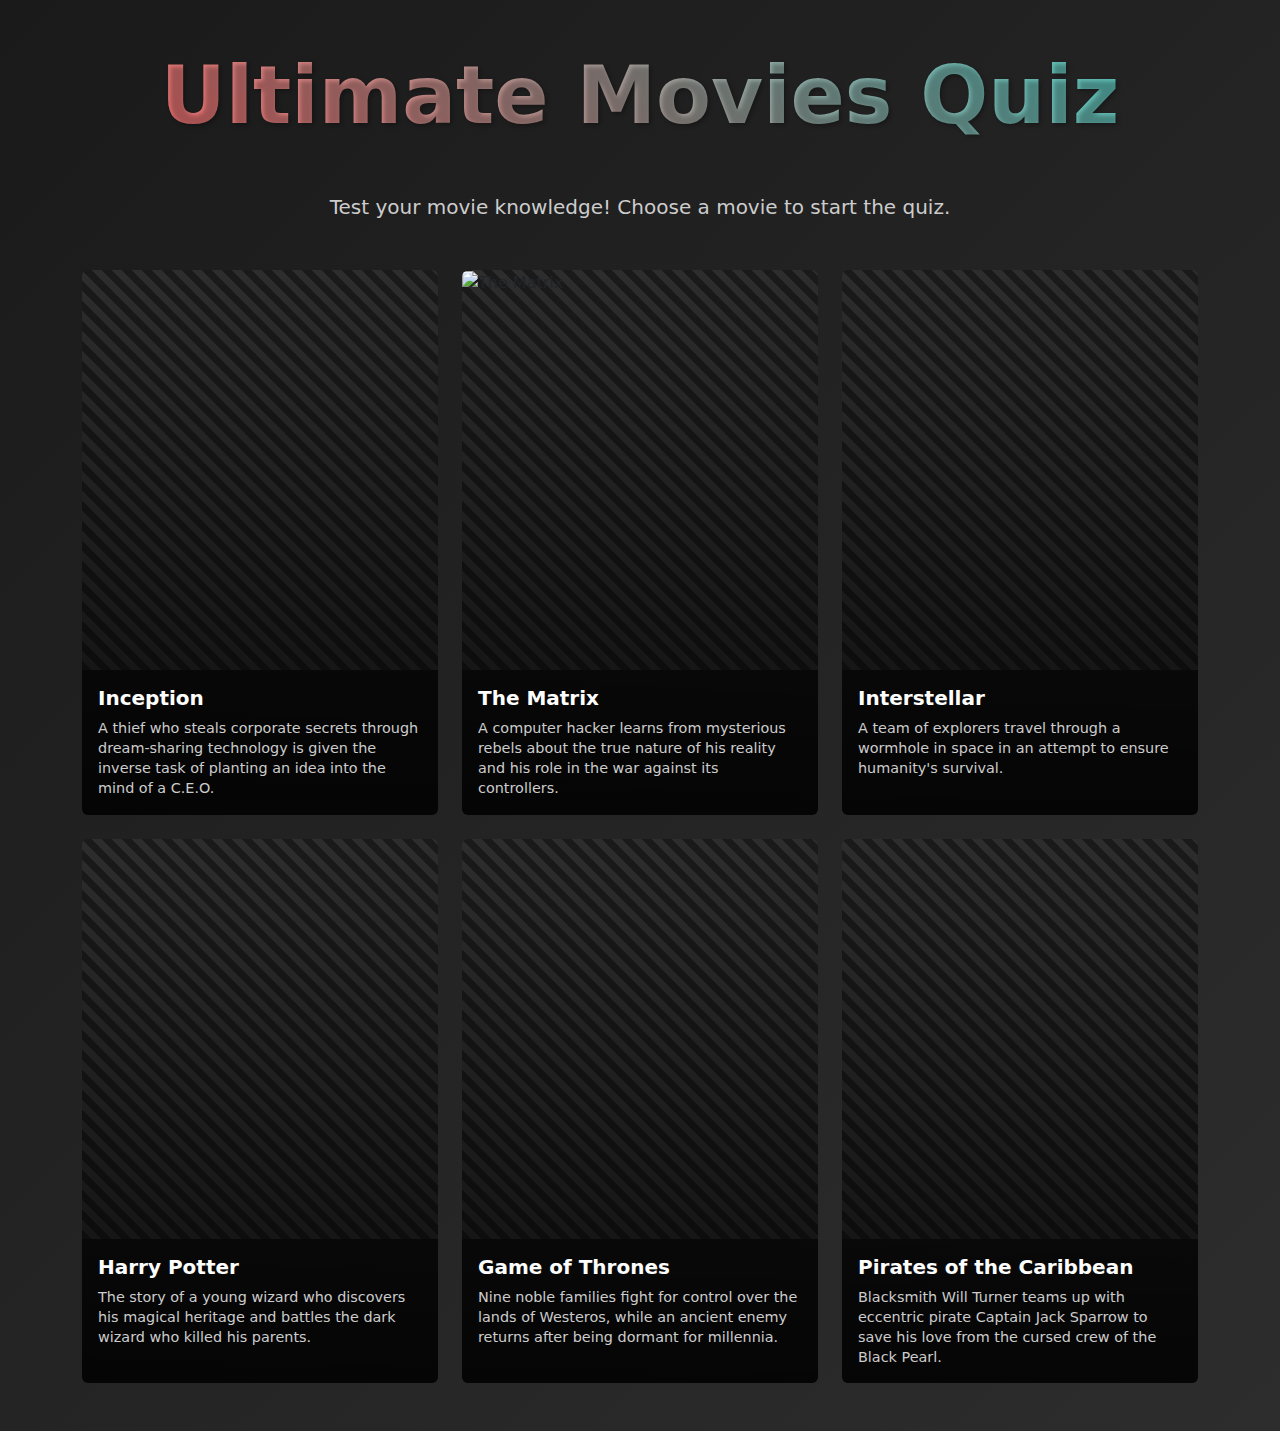
<file: index.html>
<!DOCTYPE html>
<html lang="en">
<head>
    <meta charset="UTF-8">
    <meta name="viewport" content="width=device-width, initial-scale=1.0">
    <title>Ultimate Movies Quiz</title>
    <!-- Bootstrap CSS -->
    <link href="https://cdn.jsdelivr.net/npm/bootstrap@5.3.0/dist/css/bootstrap.min.css" rel="stylesheet">
    <!-- Custom CSS -->
    <link rel="stylesheet" href="styles.css">
</head>
<body class="bg-dark text-light">
    <div class="container py-5">
        <h1 class="text-center mb-5 display-1 fw-bold">Ultimate Movies Quiz</h1>
        <p class="text-center mb-5 lead">Test your movie knowledge! Choose a movie to start the quiz.</p>
        
        <div class="row row-cols-1 row-cols-md-2 row-cols-lg-3 g-4">
            <!-- Movie Card 1 -->
            <div class="col">
                <div class="card h-100 movie-card" data-movie="inception">
                    <div class="image-container">
                        <img src="https://m.media-amazon.com/images/M/MV5BMjAxMzY3NjcxNF5BMl5BanBnXkFtZTcwNTI5OTM0Mw@@._V1_.jpg" 
                             class="card-img-top" 
                             alt="Inception"
                             loading="lazy"
                             onerror="this.src='https://via.placeholder.com/500x750?text=Inception'">
                    </div>
                    <div class="card-body">
                        <h5 class="card-title">Inception</h5>
                        <p class="card-text">A thief who steals corporate secrets through dream-sharing technology is given the inverse task of planting an idea into the mind of a C.E.O.</p>
                    </div>
                </div>
            </div>
            
            <!-- Movie Card 2 -->
            <div class="col">
                <div class="card h-100 movie-card" data-movie="matrix">
                    <div class="image-container">
                        <img src="https://m.media-amazon.com/images/M/MV5BNzQzOTk3OTAtNDQ0Zi00ZTVkLWI0MTEtMDllZjNkYzNjNTc4L2ltYWdlXkEyXkFqcGdeQXVyNjU0OTQ0OTY@._V1_.jpg" 
                             class="card-img-top" 
                             alt="The Matrix"
                             loading="lazy"
                             onerror="this.src='https://via.placeholder.com/500x750?text=The+Matrix'">
                    </div>
                    <div class="card-body">
                        <h5 class="card-title">The Matrix</h5>
                        <p class="card-text">A computer hacker learns from mysterious rebels about the true nature of his reality and his role in the war against its controllers.</p>
                    </div>
                </div>
            </div>
            
            <!-- Movie Card 3 -->
            <div class="col">
                <div class="card h-100 movie-card" data-movie="interstellar">
                    <div class="image-container">
                        <img src="https://m.media-amazon.com/images/M/MV5BZjdkOTU3MDktN2IxOS00OGEyLWFmMjktY2FiMmZkNWIyODZiXkEyXkFqcGdeQXVyMTMxODk2OTU@._V1_.jpg" 
                             class="card-img-top" 
                             alt="Interstellar"
                             loading="lazy"
                             onerror="this.src='https://via.placeholder.com/500x750?text=Interstellar'">
                    </div>
                    <div class="card-body">
                        <h5 class="card-title">Interstellar</h5>
                        <p class="card-text">A team of explorers travel through a wormhole in space in an attempt to ensure humanity's survival.</p>
                    </div>
                </div>
            </div>

            <!-- Movie Card 4 - Harry Potter -->
            <div class="col">
                <div class="card h-100 movie-card" data-movie="harrypotter">
                    <div class="image-container">
                        <img src="https://m.media-amazon.com/images/M/MV5BNmQ0ODBhMjUtNDRhOC00MGQzLTk5MTAtZDliODg5NmU5MjZhXkEyXkFqcGdeQXVyNDUyOTg3Njg@._V1_.jpg" 
                             class="card-img-top" 
                             alt="Harry Potter"
                             loading="lazy"
                             onerror="this.src='https://via.placeholder.com/500x750?text=Harry+Potter'">
                    </div>
                    <div class="card-body">
                        <h5 class="card-title">Harry Potter</h5>
                        <p class="card-text">The story of a young wizard who discovers his magical heritage and battles the dark wizard who killed his parents.</p>
                    </div>
                </div>
            </div>

            <!-- Movie Card 5 - Game of Thrones -->
            <div class="col">
                <div class="card h-100 movie-card" data-movie="gameofthrones">
                    <div class="image-container">
                        <img src="https://m.media-amazon.com/images/M/MV5BYTRiNDQwYzAtMzVlZS00NTI5LWJjYjUtMzkwNTUzMWMxZTllXkEyXkFqcGdeQXVyNDIzMzcwNjc@._V1_.jpg" 
                             class="card-img-top" 
                             alt="Game of Thrones"
                             loading="lazy"
                             onerror="this.src='https://via.placeholder.com/500x750?text=Game+of+Thrones'">
                    </div>
                    <div class="card-body">
                        <h5 class="card-title">Game of Thrones</h5>
                        <p class="card-text">Nine noble families fight for control over the lands of Westeros, while an ancient enemy returns after being dormant for millennia.</p>
                    </div>
                </div>
            </div>

            <!-- Movie Card 6 - Pirates of the Caribbean -->
            <div class="col">
                <div class="card h-100 movie-card" data-movie="pirates">
                    <div class="image-container">
                        <img src="https://m.media-amazon.com/images/M/MV5BNGYyZGM5MGMtYTY2Ni00M2Y1LWIzNjQtYWUzM2VlNGVhMDNhXkEyXkFqcGdeQXVyMTMxODk2OTU@._V1_.jpg" 
                             class="card-img-top" 
                             alt="Pirates of the Caribbean"
                             loading="lazy"
                             onerror="this.src='https://via.placeholder.com/500x750?text=Pirates+of+the+Caribbean'">
                    </div>
                    <div class="card-body">
                        <h5 class="card-title">Pirates of the Caribbean</h5>
                        <p class="card-text">Blacksmith Will Turner teams up with eccentric pirate Captain Jack Sparrow to save his love from the cursed crew of the Black Pearl.</p>
                    </div>
                </div>
            </div>
        </div>
    </div>

    <!-- Bootstrap JS and Popper.js -->
    <script src="https://cdn.jsdelivr.net/npm/bootstrap@5.3.0/dist/js/bootstrap.bundle.min.js"></script>
    <!-- Custom JS -->
    <script src="script.js"></script>
</body>
</html>
</file>
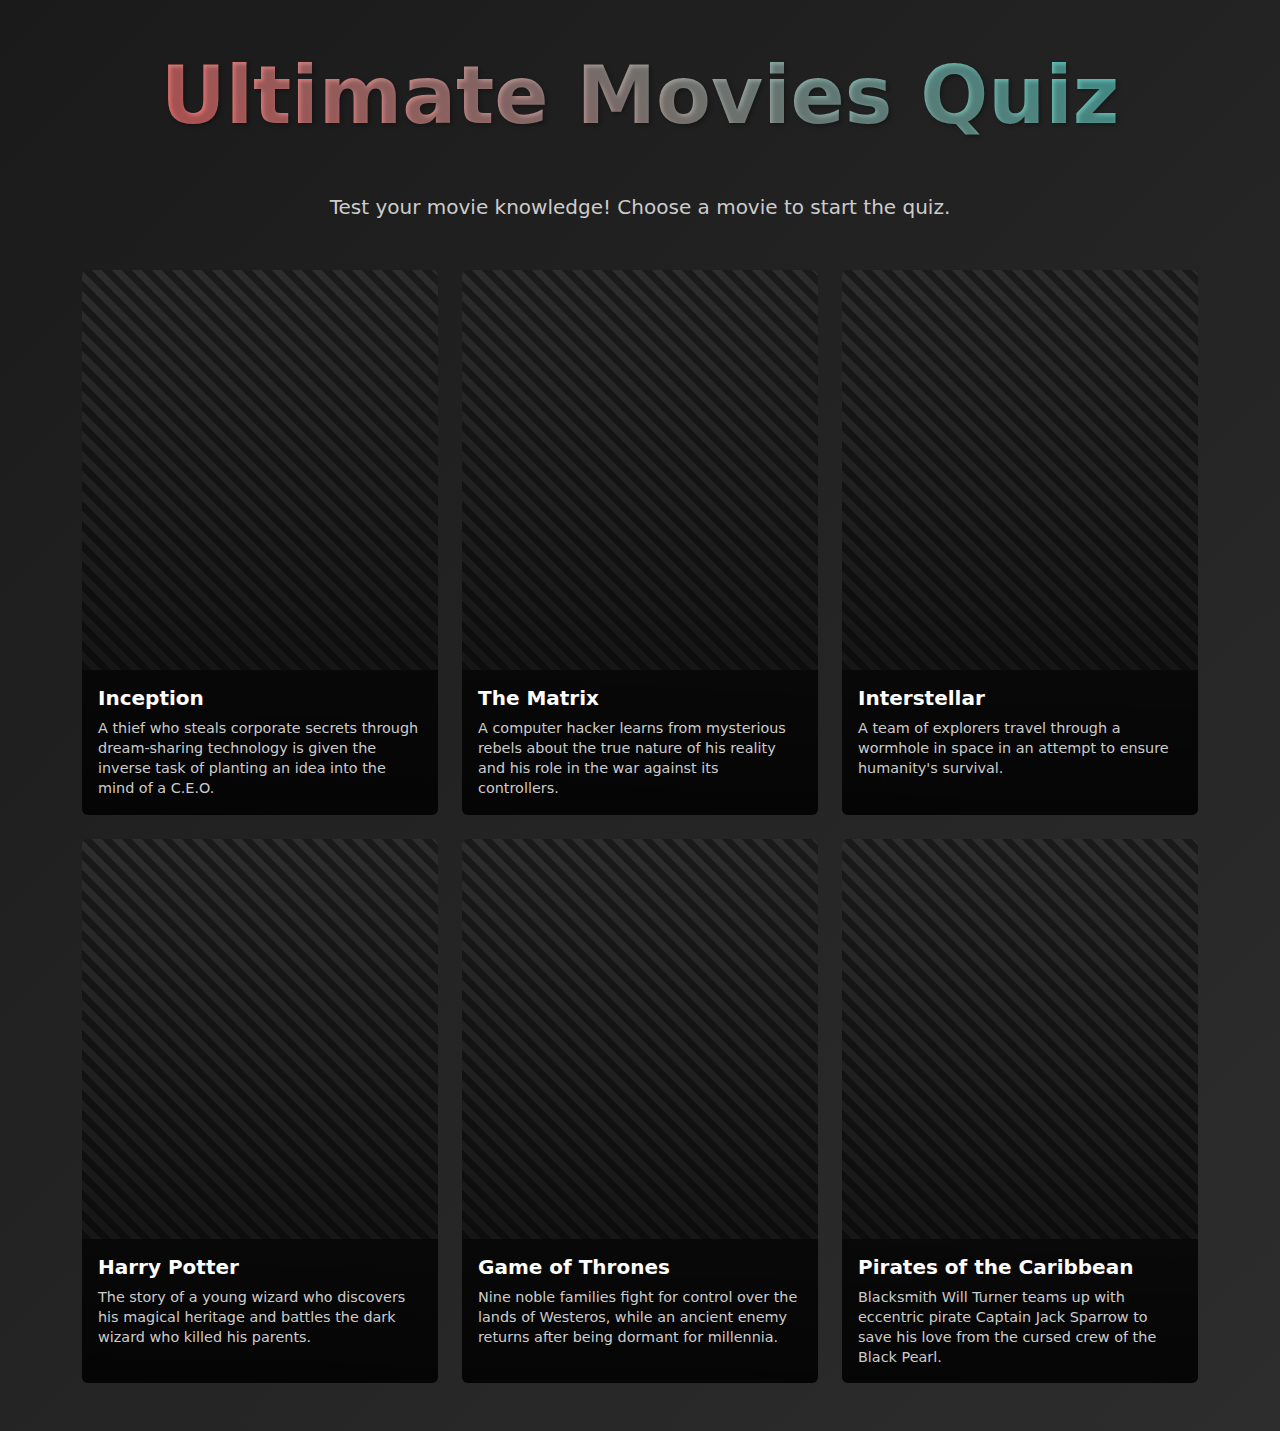
<file: quiz.html>
<!DOCTYPE html>
<html lang="en">
<head>
    <meta charset="UTF-8">
    <meta name="viewport" content="width=device-width, initial-scale=1.0">
    <title>Movie Quiz</title>
    <!-- Bootstrap CSS -->
    <link href="https://cdn.jsdelivr.net/npm/bootstrap@5.3.0/dist/css/bootstrap.min.css" rel="stylesheet">
    <!-- Font Awesome for icons -->
    <link rel="stylesheet" href="https://cdnjs.cloudflare.com/ajax/libs/font-awesome/6.0.0/css/all.min.css">
    <!-- Custom CSS -->
    <link rel="stylesheet" href="styles.css">
    <link rel="stylesheet" href="quiz.css">
</head>
<body class="bg-dark text-light">
    <!-- Back Button -->
    <div class="back-button">
        <a href="index.html" class="btn btn-outline-light">
            <i class="fas fa-arrow-left"></i> Back to Movies
        </a>
    </div>

    <div class="container py-5">
        <div class="row justify-content-center">
            <div class="col-md-8">
                <!-- Progress Bar -->
                <div class="progress mb-4" style="height: 25px;">
                    <div class="progress-bar progress-bar-striped progress-bar-animated" 
                         role="progressbar" 
                         style="width: 0%" 
                         id="progressBar">0%</div>
                </div>

                <!-- Score Display -->
                <div class="score-display mb-4 text-center">
                    <h3>Score: <span id="score">0</span></h3>
                </div>

                <!-- Question Container -->
                <div class="question-container mb-4">
                    <h2 class="question-text mb-4" id="questionText"></h2>
                    <div class="options-container" id="optionsContainer">
                        <!-- Options will be inserted here by JavaScript -->
                    </div>
                </div>

                <!-- Navigation Buttons -->
                <div class="d-flex justify-content-between">
                    <button class="btn btn-outline-light" id="prevBtn" disabled>Previous</button>
                    <button class="btn btn-primary" id="nextBtn">Next</button>
                </div>

                <!-- Results Modal -->
                <div class="modal fade" id="resultsModal" tabindex="-1">
                    <div class="modal-dialog">
                        <div class="modal-content bg-dark">
                            <div class="modal-header">
                                <h5 class="modal-title">Quiz Results</h5>
                                <button type="button" class="btn-close btn-close-white" data-bs-dismiss="modal"></button>
                            </div>
                            <div class="modal-body">
                                <h3>Your Score: <span id="finalScore">0</span></h3>
                                <p id="resultMessage"></p>
                            </div>
                            <div class="modal-footer">
                                <button type="button" class="btn btn-secondary" data-bs-dismiss="modal">Close</button>
                                <a href="index.html" class="btn btn-primary">Back to Movies</a>
                            </div>
                        </div>
                    </div>
                </div>
            </div>
        </div>
    </div>

    <!-- Bootstrap JS and Popper.js -->
    <script src="https://cdn.jsdelivr.net/npm/bootstrap@5.3.0/dist/js/bootstrap.bundle.min.js"></script>
    <!-- Quiz Data -->
    <script src="quiz-data.js"></script>
    <!-- Quiz Logic -->
    <script src="quiz.js"></script>
</body>
</html>
</file>
<file: styles.css>
body {
    min-height: 100vh;
    background: linear-gradient(135deg, #1a1a1a 0%, #2d2d2d 100%);
}

.card {
    background: rgba(255, 255, 255, 0.1);
    border: none;
    transition: transform 0.3s ease, box-shadow 0.3s ease;
    cursor: pointer;
    overflow: hidden;
    position: relative;
}

.card:hover {
    transform: translateY(-10px);
    box-shadow: 0 10px 20px rgba(0, 0, 0, 0.3);
}

.image-container {
    position: relative;
    width: 100%;
    height: 400px;
    overflow: hidden;
    background: #1a1a1a;
}

.image-container::before {
    content: '';
    position: absolute;
    top: 0;
    left: 0;
    width: 100%;
    height: 100%;
    background: linear-gradient(45deg, #1a1a1a 25%, #2d2d2d 25%, #2d2d2d 50%, #1a1a1a 50%, #1a1a1a 75%, #2d2d2d 75%);
    background-size: 20px 20px;
    animation: loading 1s linear infinite;
    z-index: 1;
}

@keyframes loading {
    0% {
        background-position: 0 0;
    }
    100% {
        background-position: 40px 0;
    }
}

.card-img-top {
    height: 100%;
    width: 100%;
    object-fit: cover;
    object-position: center;
    transition: transform 0.5s ease;
    position: relative;
    z-index: 2;
}

.card:hover .card-img-top {
    transform: scale(1.05);
}

.card::after {
    content: '';
    position: absolute;
    top: 0;
    left: 0;
    right: 0;
    bottom: 0;
    background: linear-gradient(to bottom, 
        rgba(0, 0, 0, 0) 0%,
        rgba(0, 0, 0, 0.7) 100%);
    pointer-events: none;
    z-index: 3;
}

.card-body {
    background: rgba(0, 0, 0, 0.7);
    position: relative;
    z-index: 4;
}

.card-title {
    color: #fff;
    font-weight: bold;
    margin-bottom: 0.5rem;
}

.card-text {
    color: #ccc;
    font-size: 0.9rem;
    line-height: 1.4;
}

.display-1 {
    background: linear-gradient(45deg, #ff6b6b, #4ecdc4);
    -webkit-background-clip: text;
    -webkit-text-fill-color: transparent;
    text-shadow: 2px 2px 4px rgba(0, 0, 0, 0.3);
}

.lead {
    color: #ccc;
    font-size: 1.25rem;
}

/* Add a subtle shine effect to cards */
.card::before {
    content: '';
    position: absolute;
    top: 0;
    left: -100%;
    width: 50%;
    height: 100%;
    background: linear-gradient(
        to right,
        transparent,
        rgba(255, 255, 255, 0.1),
        transparent
    );
    transform: skewX(-25deg);
    transition: 0.5s;
    z-index: 5;
}

.card:hover::before {
    left: 150%;
}
</file>
<file: quiz.css>
.timer-container {
    margin: 20px 0;
}

.timer {
    display: inline-block;
    background: rgba(0, 0, 0, 0.7);
    padding: 10px 20px;
    border-radius: 50px;
    border: 2px solid rgba(255, 255, 255, 0.2);
    color: #fff;
    font-size: 1.2rem;
}

.timer i {
    margin-right: 8px;
    color: #4ecdc4;
}

.timer.warning {
    color: #ff6b6b;
    animation: pulse 1s infinite;
}

@keyframes pulse {
    0% { transform: scale(1); }
    50% { transform: scale(1.05); }
    100% { transform: scale(1); }
}

/* Question Types */
.question-container {
    background: rgba(255, 255, 255, 0.1);
    padding: 2rem;
    border-radius: 10px;
    margin-bottom: 2rem;
}

.question-text {
    color: #fff;
    font-size: 1.5rem;
    margin-bottom: 1.5rem;
}

/* Multiple Choice */
.options-container {
    display: grid;
    gap: 1rem;
}

.option-btn {
    width: 100%;
    padding: 1rem;
    margin-bottom: 1rem;
    background: rgba(255, 255, 255, 0.1);
    border: 2px solid rgba(255, 255, 255, 0.2);
    color: #fff;
    text-align: left;
    transition: all 0.3s ease;
}

.option-btn:hover {
    background: rgba(255, 255, 255, 0.2);
    transform: translateX(10px);
}

.option-btn.selected {
    background: #4ecdc4;
    border-color: #4ecdc4;
}

.option-btn.correct {
    background: #2ecc71;
    border-color: #2ecc71;
}

.option-btn.incorrect {
    background: #e74c3c;
    border-color: #e74c3c;
}

/* True/False */
.true-false-container {
    display: flex;
    justify-content: center;
    gap: 2rem;
    margin-top: 2rem;
}

.true-false-btn {
    padding: 1rem 3rem;
    font-size: 1.2rem;
    border-radius: 50px;
}

/* Picture Question */
.picture-question {
    text-align: center;
    margin-bottom: 2rem;
}

.picture-question img {
    max-width: 100%;
    border-radius: 10px;
    margin-bottom: 1rem;
    box-shadow: 0 4px 8px rgba(0, 0, 0, 0.3);
}

/* High Scores */
.high-scores {
    background: rgba(255, 255, 255, 0.1);
    padding: 1rem;
    border-radius: 10px;
    margin-top: 1rem;
}

.high-scores ul {
    list-style: none;
    padding: 0;
}

.high-scores li {
    padding: 0.5rem;
    border-bottom: 1px solid rgba(255, 255, 255, 0.1);
}

.high-scores li:last-child {
    border-bottom: none;
}

/* Progress Bar */
.progress {
    background-color: rgba(255, 255, 255, 0.1);
}

.progress-bar {
    background: linear-gradient(45deg, #ff6b6b, #4ecdc4);
}

/* Score Display */
.score-display {
    font-size: 1.5rem;
    color: #4ecdc4;
}

/* Modal Styles */
.modal-content {
    background: #1a1a1a;
    color: #fff;
    border: 1px solid rgba(255, 255, 255, 0.2);
}

.modal-header {
    border-bottom: 1px solid rgba(255, 255, 255, 0.2);
}

.modal-footer {
    border-top: 1px solid rgba(255, 255, 255, 0.2);
}

/* Back Button */
.back-button {
    position: fixed;
    top: 20px;
    left: 20px;
    z-index: 1000;
}

.back-button .btn {
    background: rgba(0, 0, 0, 0.7);
    border: 2px solid rgba(255, 255, 255, 0.2);
    padding: 10px 20px;
    border-radius: 50px;
    backdrop-filter: blur(5px);
    transition: all 0.3s ease;
}

.back-button .btn:hover {
    background: rgba(255, 255, 255, 0.1);
    transform: translateX(-5px);
}

.back-button .btn i {
    margin-right: 8px;
}
</file>
